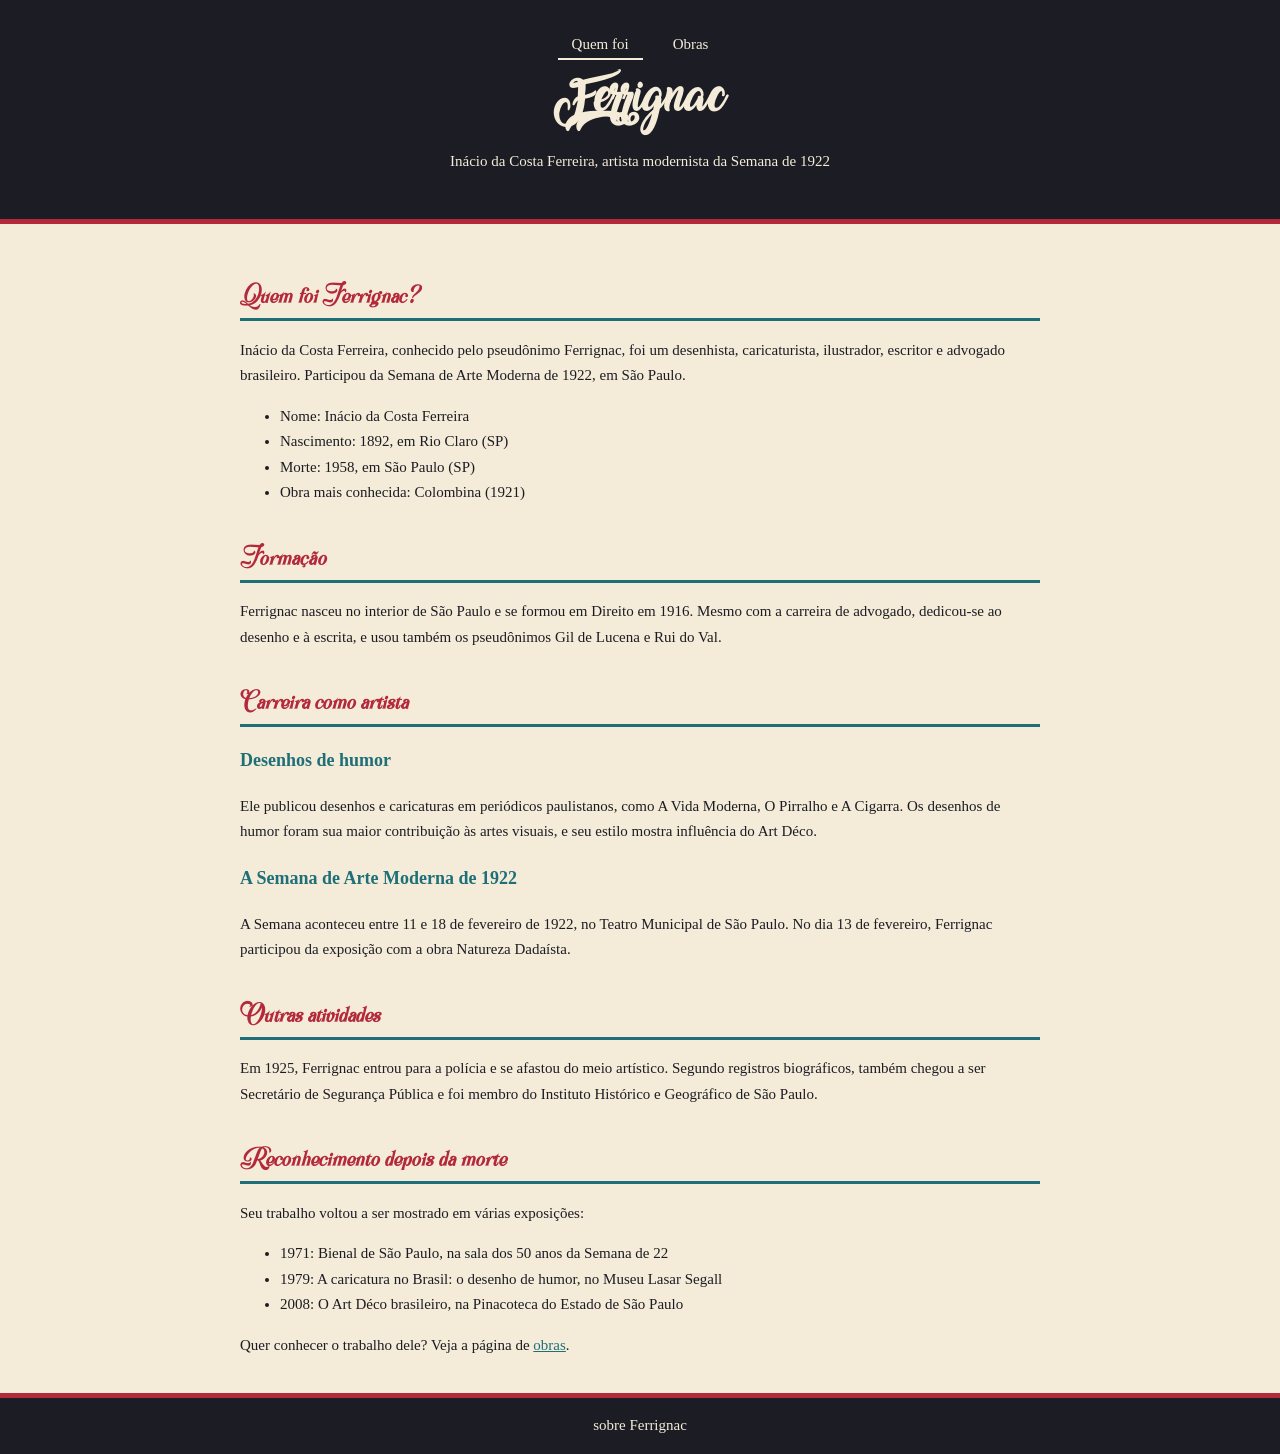
<file: index.html>
<!DOCTYPE html>
<html lang="pt-BR">
<head>
  <meta charset="UTF-8">
  <meta name="viewport" content="width=device-width, initial-scale=1">
  <title>Ferrignac</title>
  <link rel="stylesheet" href="./style/style.css">
</head>
<body>

  <header>
    <nav>
      <a class="atual" href="index.html">Quem foi</a>
      <a href="./pages/obras.html">Obras</a>
    </nav>
    <h1>Ferrignac</h1>
    <p>Inácio da Costa Ferreira, artista modernista da Semana de 1922</p>
  </header>

  <main>

    <section class="secao">
      <h2>Quem foi Ferrignac?</h2>
      <p>
        Inácio da Costa Ferreira, conhecido pelo pseudônimo Ferrignac, foi um
        desenhista, caricaturista, ilustrador, escritor e advogado brasileiro.
        Participou da Semana de Arte Moderna de 1922, em São Paulo.
      </p>
      <ul>
        <li>Nome: Inácio da Costa Ferreira</li>
        <li>Nascimento: 1892, em Rio Claro (SP)</li>
        <li>Morte: 1958, em São Paulo (SP)</li>
        <li>Obra mais conhecida: Colombina (1921)</li>
      </ul>
    </section>

    <section class="secao">
      <h2>Formação</h2>
      <p>
        Ferrignac nasceu no interior de São Paulo e se formou em Direito em
        1916. Mesmo com a carreira de advogado, dedicou-se ao desenho e à
        escrita, e usou também os pseudônimos Gil de Lucena e Rui do Val.
      </p>
    </section>

    <section class="secao">
      <h2>Carreira como artista</h2>

      <h3>Desenhos de humor</h3>
      <p>
        Ele publicou desenhos e caricaturas em periódicos paulistanos, como
        A Vida Moderna, O Pirralho e A Cigarra. Os desenhos de humor foram sua
        maior contribuição às artes visuais, e seu estilo mostra influência do
        Art Déco.
      </p>

      <h3>A Semana de Arte Moderna de 1922</h3>
      <p>
        A Semana aconteceu entre 11 e 18 de fevereiro de 1922, no Teatro
        Municipal de São Paulo. No dia 13 de fevereiro, Ferrignac participou da
        exposição com a obra Natureza Dadaísta.
      </p>
    </section>

    <section class="secao">
      <h2>Outras atividades</h2>
      <p>
        Em 1925, Ferrignac entrou para a polícia e se afastou do meio artístico.
        Segundo registros biográficos, também chegou a ser Secretário de
        Segurança Pública e foi membro do Instituto Histórico e Geográfico de
        São Paulo.
      </p>
    </section>

    <section class="secao">
      <h2>Reconhecimento depois da morte</h2>
      <p>Seu trabalho voltou a ser mostrado em várias exposições:</p>
      <ul>
        <li>1971: Bienal de São Paulo, na sala dos 50 anos da Semana de 22</li>
        <li>1979: A caricatura no Brasil: o desenho de humor, no Museu Lasar Segall</li>
        <li>2008: O Art Déco brasileiro, na Pinacoteca do Estado de São Paulo</li>
      </ul>
      <p>
        Quer conhecer o trabalho dele? Veja a página de
        <a href="./pages/obras.html">obras</a>.
      </p>
    </section>

  </main>

  <footer>
   sobre Ferrignac
  </footer>

</body>
</html>
</file>
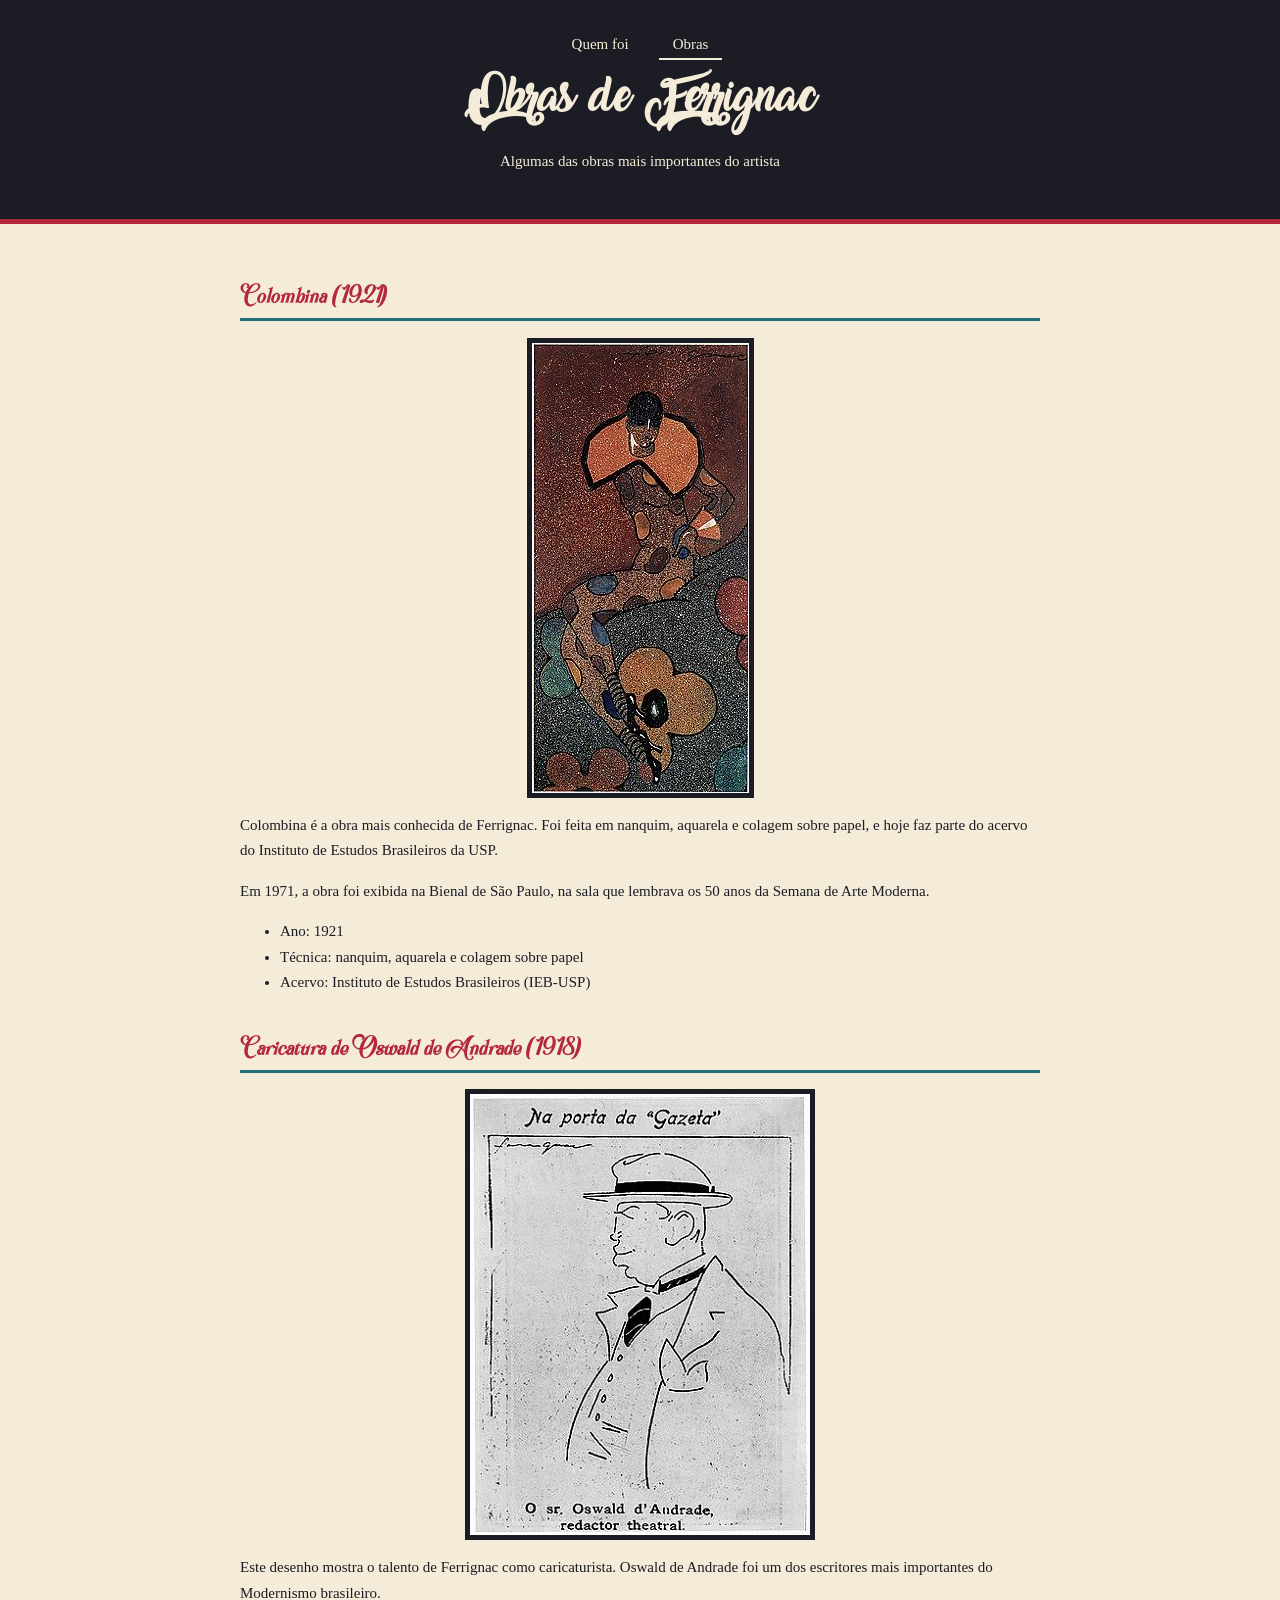
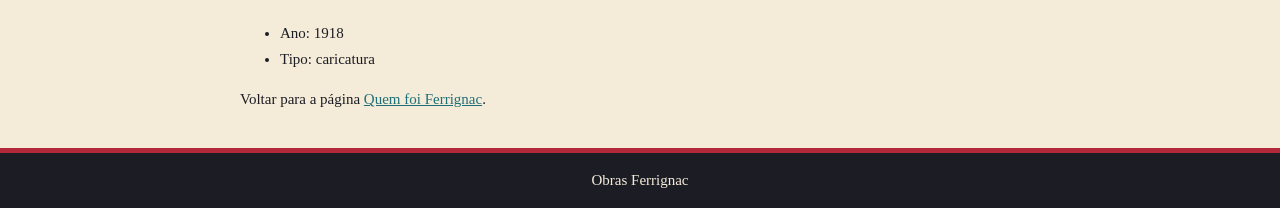
<file: pages/obras.html>
<!DOCTYPE html>
<html lang="pt-BR">
<head>
  <meta charset="UTF-8">
  <meta name="viewport" content="width=device-width, initial-scale=1">
  <title>Obras de Ferrignac</title>
  <link rel="stylesheet" href="../style/style.css">
</head>
<body>

  <header>
    <nav>
      <a href="../index.html">Quem foi</a>
      <a class="atual" href="obras.html">Obras</a>
    </nav>
    <h1>Obras de Ferrignac</h1>
    <p>Algumas das obras mais importantes do artista</p>
  </header>

  <main>

    <section>
      <h2>Colombina (1921)</h2>
      <img class="obra" src="../img/colomiana1.jpg" alt="Colombina">
      <p>
        Colombina é a obra mais conhecida de Ferrignac. Foi feita em nanquim,
        aquarela e colagem sobre papel, e hoje faz parte do acervo do Instituto
        de Estudos Brasileiros da USP.
      </p>
      <p>
        Em 1971, a obra foi exibida na Bienal de São Paulo, na sala que
        lembrava os 50 anos da Semana de Arte Moderna.
      </p>
      <ul>
        <li>Ano: 1921</li>
        <li>Técnica: nanquim, aquarela e colagem sobre papel</li>
        <li>Acervo: Instituto de Estudos Brasileiros (IEB-USP)</li>
      </ul>
    </section>

    <section>
      <h2>Caricatura de Oswald de Andrade (1918)</h2>
      <img class="obra" src="../img/caricatura-oswald-andrade.webp" alt="Oswald de Andrade">
      <p>
        Este desenho mostra o talento de Ferrignac como caricaturista. Oswald
        de Andrade foi um dos escritores mais importantes do Modernismo
        brasileiro.
      </p>
      <ul>
        <li>Ano: 1918</li>
        <li>Tipo: caricatura</li>
      </ul>
    </section>

    <p>
      Voltar para a página <a href="../index.html">Quem foi Ferrignac</a>.
    </p>

  </main>

  <footer>
   Obras Ferrignac
  </footer>

</body>
</html>
</file>
<file: style/style.css>
body {
  font-family: Georgia, "Times New Roman", serif;
  color: #1c1c24;
  background-color: #f4ecd8;
  margin: 0;
  line-height: 1.7;
}

@font-face {
  font-family: 'Amarillo';
  src: url(../fonts/Amarillo.otf),
  url(../fonts/Amarillo.ttf);
}

@font-face {
  font-family: 'Roffelia' ;
  src: url(../fonts/Roffelia.otf);
}

h1 {
  font-size: 30px;
  font-family: 'Amarillo';
}

h2 {
  font-size: 20px;
  font-family: 'Roffelia';
}

h3 {
  font-size: 18px;
}

p {
  font-size: 15px;
}

ul {
  font-size: 15px;
}

header {
  background-color: #1c1c24;
  color: #f4ecd8;
  border-bottom: 5px solid #b3283a;
  padding: 30px;
  text-align: center;
}

nav a {
  color: #f4ecd8;
  text-decoration: none;
  font-size: 15px;
  padding: 6px 14px;
  margin: 0 6px;
}

nav a:hover {
  background-color: #b3283a;
}

nav a.atual {
  border-bottom: 2px solid #f4ecd8;
}

main {
  max-width: 800px;
  margin: 0 auto;
  padding: 20px 30px;
}

h2 {
  color: #b3283a;
  border-bottom: 3px solid #1f6f78;
  padding-bottom: 5px;
  margin-top: 35px;
}

h3 {
  color: #1f6f78;
}

main a {
  color: #1f6f78;
}

main a:hover {
  color: #b3283a;
}

.obra {
  max-width: 100%;
  display: block;
  margin: 15px auto;
  border: 5px solid #1c1c24;
}

.obra:hover{
  transform: translatey(-20px);
  box-shadow:#b3283a 5px 9px 5px 5px;
  transition: 0.9;
}

.secao:hover{
  transform: translatey(-5px);
  box-shadow:#b3283a 2px 2px 1px 1px;
  transition: 0.5;
}

footer {
  background-color: #1c1c24;
  color: #f4ecd8;
  border-top: 5px solid #b3283a;
  text-align: center;
  padding: 15px;
  font-size: 15px;
}
</file>
